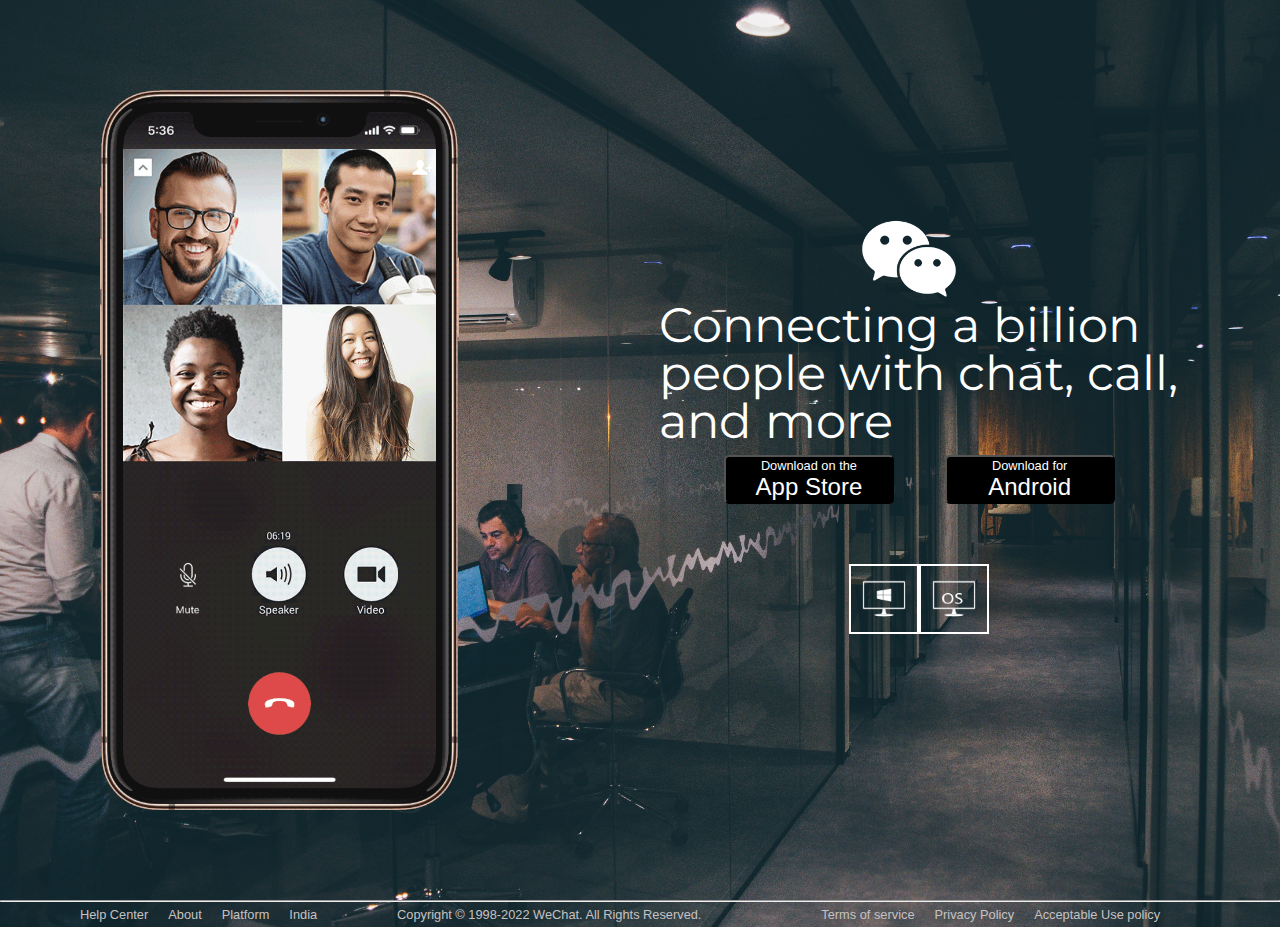
<file: index.html>
<!DOCTYPE html>
<html lang="en">
<head>
    <meta charset="UTF-8">
    <meta http-equiv="X-UA-Compatible" content="IE=edge">
    <meta name="viewport" content="width=device-width, initial-scale=1.0">
    <title>We Chat</title>
    <link rel="icon" href="We_chat/WeChat_logo_icon-700x596_green.png">
    <link rel="stylesheet" href="style.css">
    <link rel="stylesheet" href="https://cdnjs.cloudflare.com/ajax/libs/font-awesome/6.2.0/css/all.min.css" integrity="sha512-xh6O/CkQoPOWDdYTDqeRdPCVd1SpvCA9XXcUnZS2FmJNp1coAFzvtCN9BmamE+4aHK8yyUHUSCcJHgXloTyT2A==" crossorigin="anonymous" referrerpolicy="no-referrer" />
</head>
<body>
    <div class="main">
        <div class="container">
            <img src="We_chat/mobile.png" alt="">
            <div class="second_column">
                <img src="We_chat/WeChat_logo_icon-700x596.png" alt="">
                <p class="text_inner">Connecting a billion people with chat, call, and more </p>
                <div class="btn_inner">
                    <button>
                        <i class="fa-brands fa-apple fa-3x"></i>
                        <div>
                        <p class="head-1">Download on the</p>
                        <p class="head-2">App Store</p>
                        </div>
                    </button>
                    <button>
                        <i class="fa-brands fa-android fa-3x"></i>
                        <div>
                        <p class="head-1">Download for</p>
                        <p class="head-2">Android</p>
                    </div>
                    </button>
                </div>
            <div class="desktop">
                <button class="windows"></button>
                <button class="apple"></button>
            </div>

            </div>
        </div>

    <hr>
    <footer>
        <ul>
            <li>Help Center</li>
            <li>About</li>
            <li>Platform</li>
            <li>India</li>
            
        </ul>
        <p>Copyright © 1998-2022 WeChat. All Rights Reserved.</p>
        <ul>
            <li>Terms of service</li>
            <li>Privacy Policy</li>
            <li>Acceptable Use policy</li>
            
        </ul>
        <div>
        <i class="fa-brands fa-facebook"></i>
        <i class="fa-brands fa-twitter"></i>
    </div>
    </footer>

    </div>
    
    
</body>
</html>
</file>
<file: style.css>
@import url('https://fonts.googleapis.com/css2?family=Alfa+Slab+One&family=Fira+Sans:wght@900&family=Josefin+Sans&family=Montserrat&family=PT+Sans+Caption&family=Plus+Jakarta+Sans&display=swap');
*{
    margin: 0;
    box-sizing: border-box;
}

.main{
    width:100%;
    background-image: url(We_chat/mario-gogh-VBLHICVh-lI-unsplash.jpg);
    background-size: cover;
    background-repeat: no-repeat;
    /* filter: blur(10px);   */
}


.container{
    width:100%;
    filter: none;
    display:flex;
    justify-content: space-evenly;

    height:100vh;
    padding:10vh 0;
    margin:0px 100px;
}
.container img{
    width:auto;
    height:80vh;
}
.second_column{
    display:flex;
    flex-direction: column;
    /* align-items: center; */
    justify-content: center;
    padding:0 200px;
}
.second_column img{
    width:100px;
    height: auto;
    margin:0 200px;

}
.text_inner{
    font-family: Montserrat;
    font-size: 3rem;
    line-height: 3rem;
    color:white;
}
.btn_inner{
    display: flex;
    justify-content: space-around;
    margin:10px 20px;
    padding:0 20px;
}
.btn_inner button{
    display:flex;
    justify-content: center;
    border-radius: 5px;
    background-color: black;
    color:white;
    width:170px;
}
.btn_inner button:hover{
    background-color: rgba(0,0,0,0.6);
}
.head-1{
    font-size: 0.8rem;
    margin:auto 13px;
}
.head-2{
    font-size: 1.5rem;
    margin:auto 5px;
}
.desktop{
    display:flex;
    justify-content: center;
    margin:50px 0;
}
.windows{
    width:70px;
    height:70px;
    background-image: url(We_chat/windows.png);
    background-size: cover;
    background-repeat: no-repeat;
    background-color: transparent;
    /* border-color: white; */
    border-style: solid;
    filter: invert(1);
}
.apple{
    width:70px;
    height:70px;
    background-image: url(We_chat/apple.png);
    background-size: cover;
    background-repeat: no-repeat;
    background-color: transparent;
    /* border-color: white; */
    border-style: solid;
    filter: invert(1);
}
.windows:hover{
    background-color: rgba(255, 255, 255, 0.582);
}
.apple:hover{
    background-color: rgba(255, 255, 255, 0.5);
}

/* ------------------------------------------------------------------------------------- */
footer{
    display:flex;
    justify-content: space-around;
}
footer ul{
    list-style: none;
}
footer ul li{
    font-family: Arial, Helvetica, sans-serif;
    font-size: 0.8rem;
    display: inline-block;
    padding:5px 8px;
    color: rgb(197, 194, 194);
}
footer p{
    font-family: Arial, Helvetica, sans-serif;
    font-size: 0.8rem;
    color: rgb(197, 194, 194);
    padding:5px 8px;
}
footer div{
    color: rgb(197, 194, 194);
    padding:5px 8px;

}
</file>
